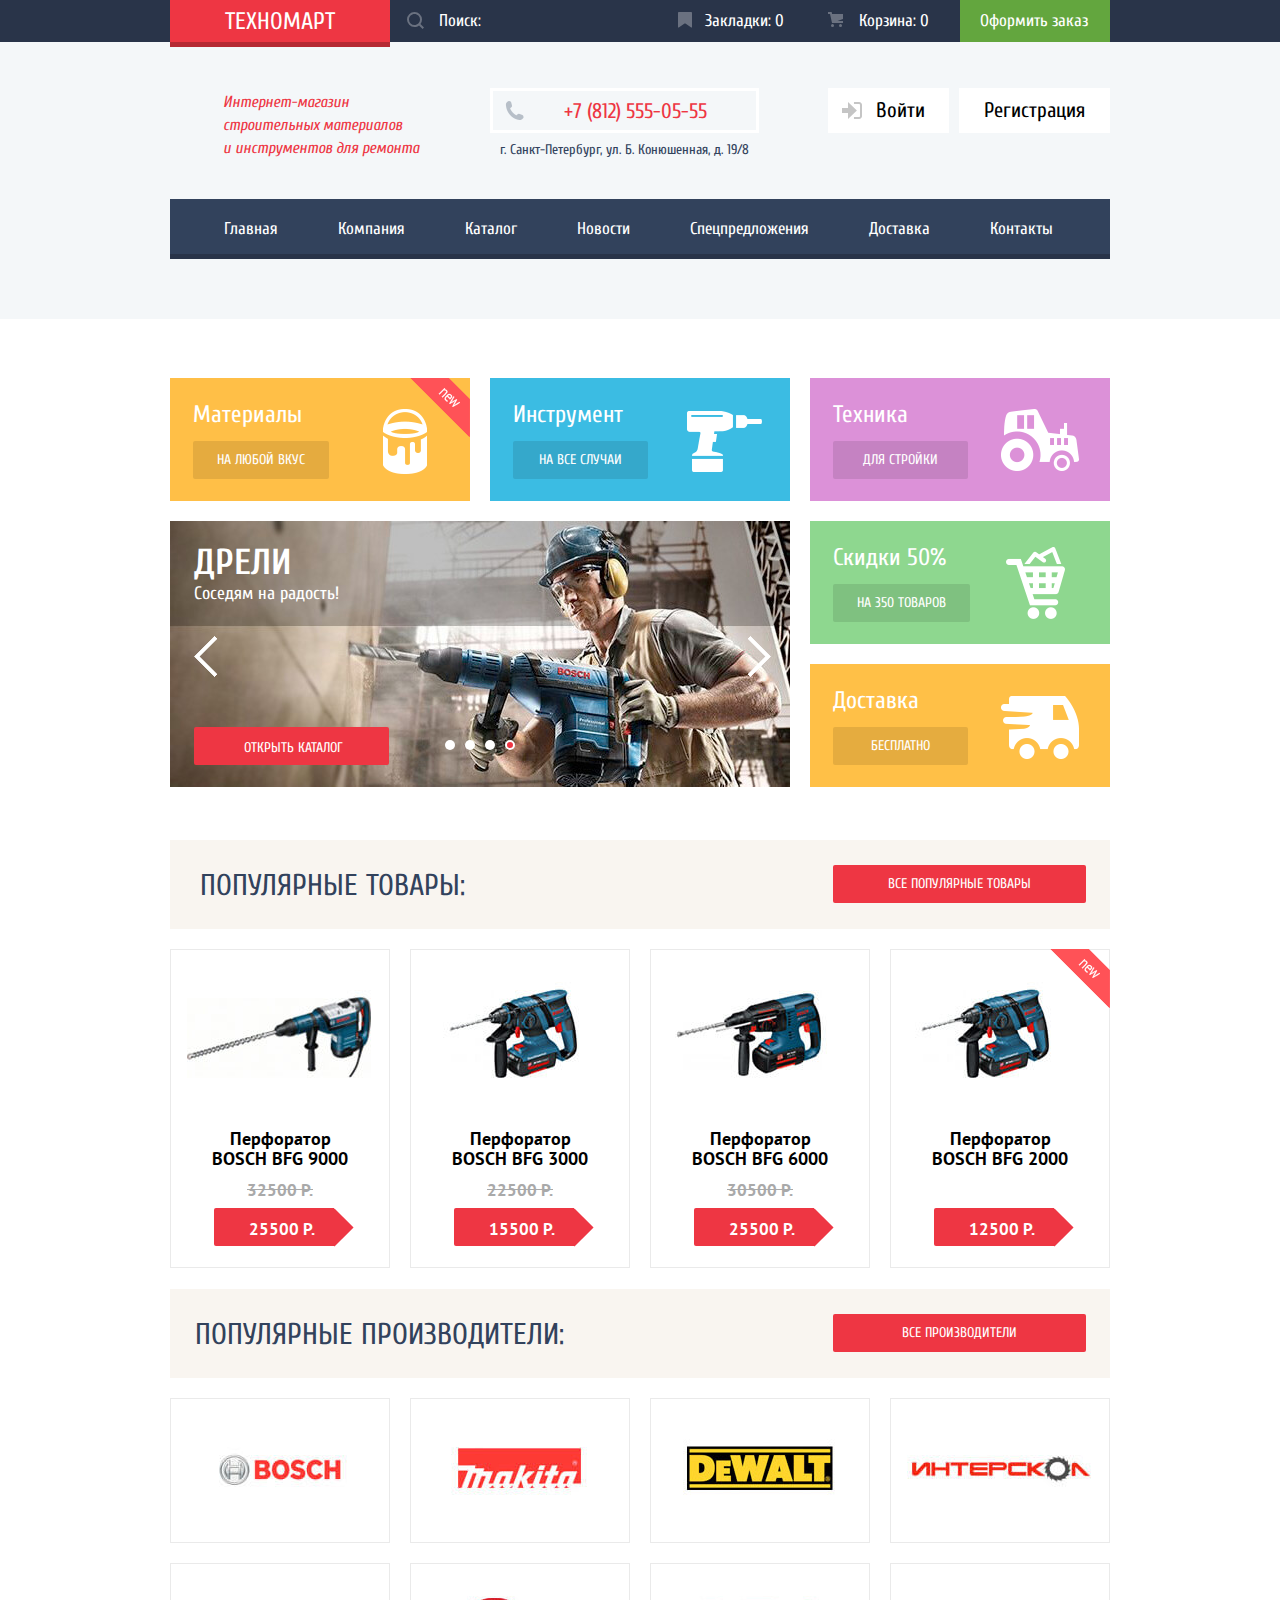
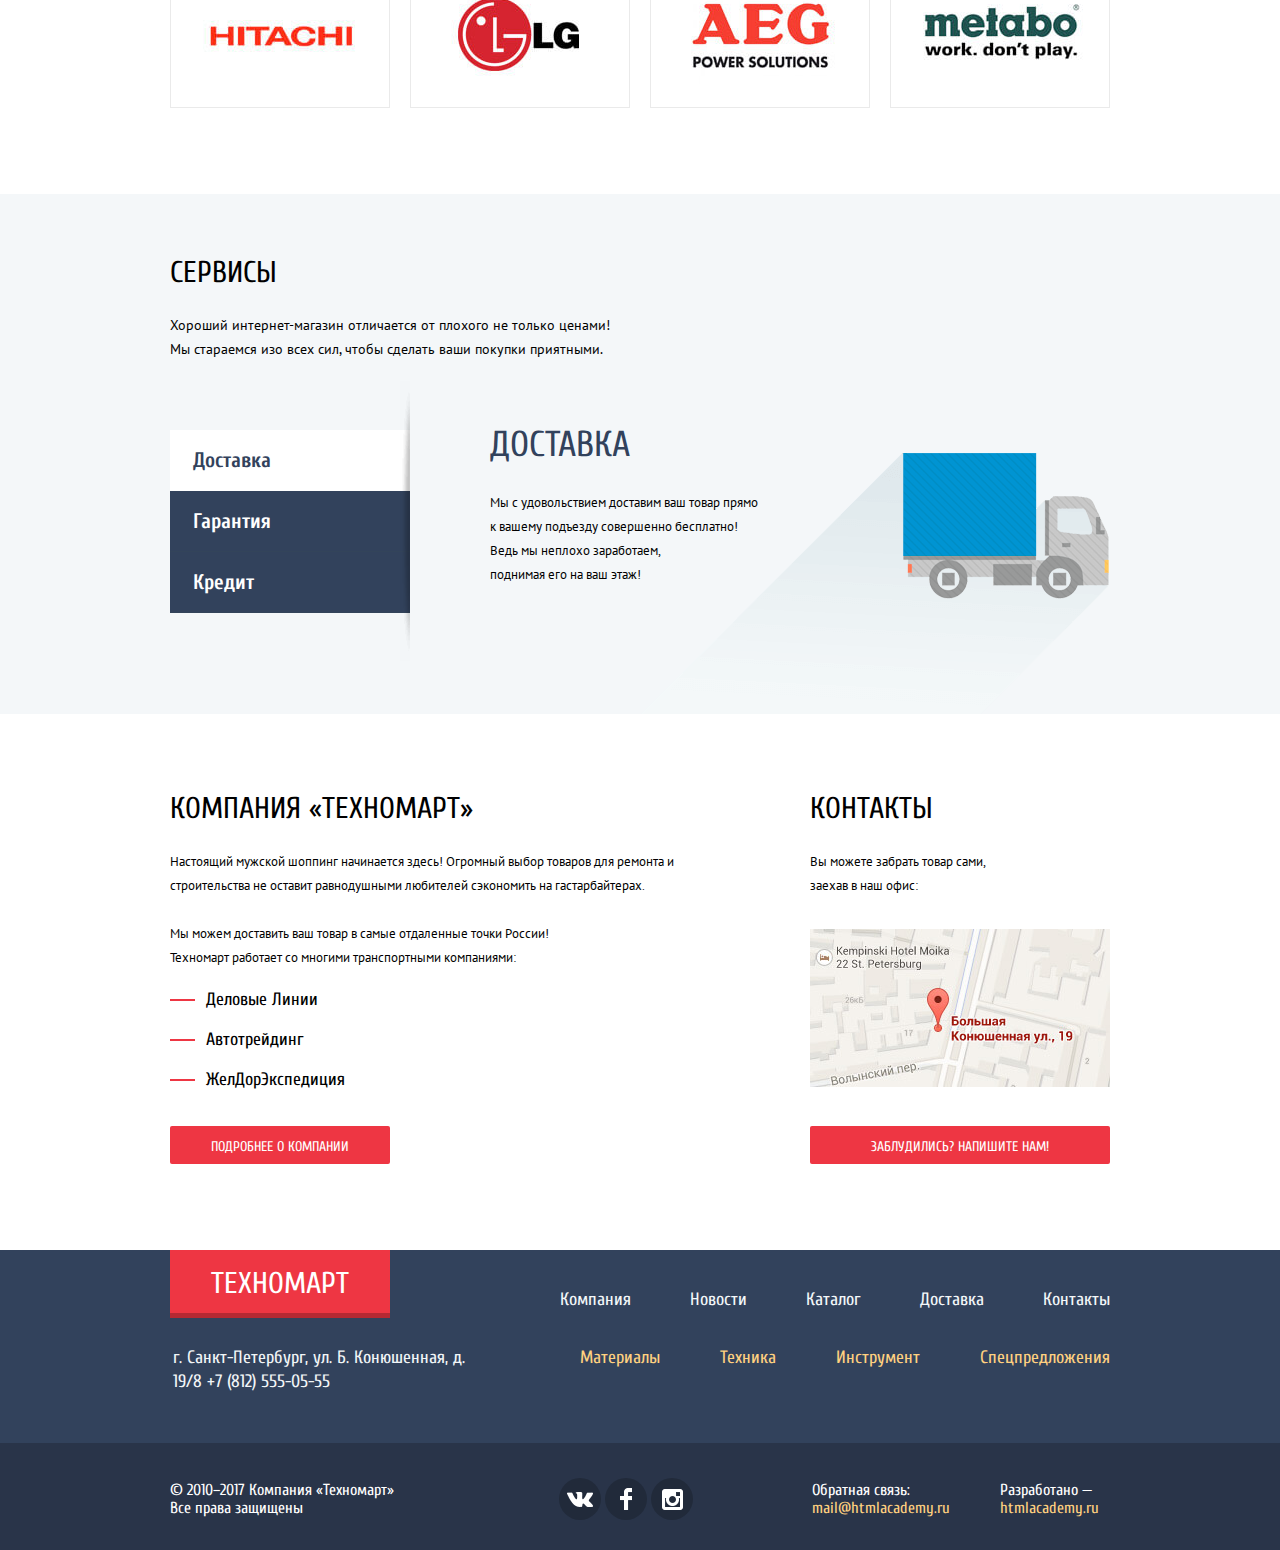
<file: index.html>
<!DOCTYPE html>
<html lang="ru">
  <head>
    <meta charset="utf-8">
    <title>Техномарт</title>
    <link href="https://fonts.googleapis.com/css?family=PT+Sans:400,700&amp;subset=cyrillic" rel="stylesheet">
    <link href="https://fonts.googleapis.com/css?family=Cuprum:400,400i,700&amp;subset=cyrillic" rel="stylesheet">
    <link href="https://fonts.googleapis.com/css?family=PT+Sans+Narrow&amp;subset=cyrillic" rel="stylesheet">
    <link rel="stylesheet" href="css/normalize.css">
    <link rel="stylesheet" href="css/style.min.css">
  </head>
  <body>
    <header class="main-header">
      <div class="header-top">
        <div class="container">
          <a class="logo">Техномарт</a>
          <form class="form-search" action="https://echo.htmlacademy.ru" method="post">
            <p class="search-site">
              <input class="search" type="search" id="search" name="search" placeholder="Поиск:">
              <label class="search-label" for="search">
                <svg class="search-icon" xmlns="http://www.w3.org/2000/svg" width="17" height="17"><path fill="#000000" d="M17 15.586l-3.542-3.542A7.465 7.465 0 0 0 15 7.5 7.5 7.5 0 1 0 7.5 15c1.71 0 3.282-.579 4.544-1.542L15.586 17 17 15.586zM2 7.5C2 4.467 4.467 2 7.5 2 10.532 2 13 4.467 13 7.5c0 3.032-2.468 5.5-5.5 5.5A5.506 5.506 0 0 1 2 7.5z"/></svg>
                <span class="visually-hidden">Поиск по сайту </span>
              </label>
            </p>
          </form>
          <ul class="product-checkout">
            <li class="marker">
              <a class="marker-link" href="#">
                <svg class="icon marcer-icon" xmlns="http://www.w3.org/2000/svg" width="14" height="16"><path fill="#000000" d="M14 15c0 .55-.368.741-.818.426l-5.363-3.765c-.45-.315-1.187-.315-1.637 0L.818 15.426C.368 15.741 0 15.55 0 15V1c0-.55.45-1 1-1h12c.55 0 1 .45 1 1v14z"/></svg>
                Закладки: <span>0</span></a>
            </li>
            <li class="basket">
              <a class="basket-link" href="#">
                <svg class="icon basket-icon" xmlns="http://www.w3.org/2000/svg" width="15" height="15"><circle fill="#000000" cx="4.5" cy="13.5" r="1.5"/><circle fill="#000000" cx="12.5" cy="13.5" r="1.5"/><path fill="#000000" d="M15 2H4.07l-.422-2H0v2h2.031l1.985 9H15V9H9.441L15 6.951z"/></svg>
                Корзина: <span>0</span></a>
            </li>
            <li class="checkout">
              <a class="checkout-link" href="#">Оформить заказ</a>
            </li>
          </ul>
        </div>
      </div>
      <div class="container">
        <div class="header-middle">
          <h1 class="header-title">Интернет-магазин строительных материалов <br>и инструментов для ремонта</h1>
          <div class="contacts">
            <p class="telefon">+7 (812) 555-05-55</p>
            <p class="address">г. Санкт-Петербург, ул. Б. Конюшенная, д. 19/8</p>
          </div>
          <ul class="user-navigation">
            <li class="user-login">
              <a class="user-link login-link" href="#">
                <svg class="login-icon" xmlns="http://www.w3.org/2000/svg" width="20" height="17"><path fill="#32425C" d="M14.875 8.5L6 0v6H0v5h6v6z"/><path fill="#32425C" d="M16.986 15.01h-5.027V17h5.027c2.178 0 3.004-1.81 3.029-3.026V3.028C19.99 1.811 19.164 0 16.986 0h-5.027v1.99h5.027c.839 0 .992.681 1.01 1.057v10.904c-.017.376-.171 1.059-1.01 1.059z"/></svg>
                Войти</a>
            </li>
            <li class="user-registration">
              <a class="user-link registration-link" href="#">Регистрация</a>
            </li>
          </ul>
        </div>
        <nav class="main-menu">
          <ul class="menu-list">
            <li class="menu-item">
              <a>Главная</a>
            </li>
            <li class="menu-item">
              <a href="#">Компания</a>
            </li>
            <li class="menu-item">
              <a href="catalog-perforators.html">Каталог</a>
            </li>
            <li class="menu-item">
              <a href="#">Новости</a>
            </li>
            <li class="menu-item">
              <a href="#">Спецпредложения</a>
            </li>
            <li class="menu-item">
              <a href="#">Доставка</a>
            </li>
            <li class="menu-item">
              <a href="#">Контакты</a>
            </li>
          </ul>
        </nav>
      </div>
    </header>
    <main>
      <div class="container">
        <section class="promo-block">
          <h2 class="visually-hidden">Рекламный блок</h2>
          <ul class="promo-list">
            <li class="promo-item promo-new">
              <span>Материалы</span>
              <a href="#">На любой вкус</a>
            </li>
            <li class="promo-item">
              <span>Инструмент</span>
              <a href="#">На все случаи</a>
            </li>
            <li class="promo-item">
              <span>Техника</span>
              <a href="#">Для стройки</a>
            </li>
            <li>
              <section class="slider">
                <ul class="slider-list">
                  <li class="slider-item">
                    <h3>Перфораторы</h3>
                    <p>Настоящие мужские игрушки</p>
                    <a class="btn btn-slider" href="catalog-perforators.html">Открыть каталог</a>
                  </li>
                  <li class="slider-item">
                    <h3>Перфораторы</h3>
                    <p>Настоящие мужские игрушки</p>
                    <a class="btn btn-slider" href="catalog-perforators.html">Открыть каталог</a>
                  </li>
                  <li class="slider-item">
                    <h3>Перфораторы</h3>
                    <p>Настоящие мужские игрушки</p>
                    <a class="btn btn-slider" href="catalog-perforators.html">Открыть каталог</a>
                  </li>
                  <li class="slider-item slider-active">
                    <h3>Дрели</h3>
                    <p>Соседям на радость!</p>
                    <a class="btn btn-slider" href="catalog-perforators.html">Открыть каталог</a>
                  </li>
                </ul>
                <div class="slider-arrows">
                  <button class="slider-back" type="button">
                    <span class="visually-hidden">Следующий слайд</span>
                  </button>
                  <button class="slider-next" type="button">
                    <span class="visually-hidden">Предыдущий слайд</span>
                  </button>
                </div>
                <ul class="slider-control">
                  <li class="control-item">
                    <button class="btn-slider-control" type="button">
                      <span class="visually-hidden">Слайд 1</span>
                    </button>
                  </li>
                  <li class="control-item">
                    <button class="btn-slider-control" type="button">
                      <span class="visually-hidden">Слайд 2</span>
                    </button>
                  </li>
                  <li class="control-item">
                    <button class="btn-slider-control" type="button">
                      <span class="visually-hidden">Слайд 3</span>
                    </button>
                  </li>
                  <li class="control-item">
                    <button class="btn-slider-control btn-slider-active" type="button">
                      <span class="visually-hidden">Слайд 4</span>
                    </button>
                  </li>
                </ul>
              </section>
            </li>
            <li class="promo-wrapper">
              <ul>
                <li class="promo-item">
                  <span>Скидки 50%</span>
                  <a href="#">На 350 товаров</a>
                </li>
                <li class="promo-item">
                  <span>Доставка</span>
                  <a href="#">Бесплатно</a>
                </li>
              </ul>
            </li>
          </ul>
        </section>
        <section class="popular-products">
          <div class="popular-wrapper">
            <h2>Популярные товары:</h2>
            <a class="btn btn-products" href="#">Все популярные товары</a>
          </div>
          <ul class="product-list">
            <li class="product-item">
              <h3 class="product-title">Перфоратор BOSCH BFG 9000</h3>
              <p class="product-img">
                <img src="img/bfg9000.jpg" width="218" height="169" alt="Перфоратор BOSCH BFG 9000">
              </p>
              <p class="discount"><span class="visually-hidden">Старая цена </span><del>32500 Р.</del></p>
              <a class="btn btn-product" href="#">25500 Р.</a>
              <ul class="choice">
                <li class="choice-item">
                  <a class="choice-buy" href="#">Купить</a>
                </li>
                <li class="choice-item">
                  <a class="choice-bookmarks" href="#">В закладки</a>
                </li>
              </ul>
            </li>
            <li class="product-item">
              <h3 class="product-title">Перфоратор BOSCH BFG 3000</h3>
              <p class="product-img">
                <img src="img/bfg3000.jpg" width="218" height="169" alt="Перфоратор BOSCH BFG 3000">
              </p>
              <p class="discount"><span class="visually-hidden">Старая цена </span><del>22500 Р.</del></p>
              <a class="btn btn-product" href="#">15500 Р.</a>
              <ul class="choice">
                <li class="choice-item">
                  <a class="choice-buy" href="#">Купить</a>
                </li>
                <li class="choice-item">
                  <a class="choice-bookmarks" href="#">В закладки</a>
                </li>
              </ul>
            </li>
            <li class="product-item">
              <h3 class="product-title">Перфоратор BOSCH BFG 6000</h3>
              <p class="product-img">
                <img src="img/bfg6000.jpg" width="218" height="169" alt="Перфоратор BOSCH BFG 6000">
              </p>
              <p class="discount"><span class="visually-hidden">Старая цена </span><del>30500 Р.</del></p>
              <a class="btn btn-product" href="#">25500 Р.</a>
              <ul class="choice">
                <li class="choice-item">
                  <a class="choice-buy" href="#">Купить</a>
                </li>
                <li class="choice-item">
                  <a class="choice-bookmarks" href="#">В закладки</a>
                </li>
              </ul>
            </li>
            <li class="product-item product-item-new">
              <h3 class="product-title">Перфоратор BOSCH BFG 2000</h3>
              <p class="product-img">
                <img src="img/bfg2000.jpg" width="218" height="169" alt="Перфоратор BOSCH BFG 2000">
              </p>
              <p class="discount"><span class="visually-hidden">Старая цена </span><del></del></p>
              <a class="btn btn-product" href="#">12500 Р.</a>
              <ul class="choice">
                <li class="choice-item">
                  <a class="choice-buy" href="#">Купить</a>
                </li>
                <li class="choice-item">
                  <a class="choice-bookmarks" href="#">В закладки</a>
                </li>
              </ul>
            </li>
          </ul>
        </section>
        <section class="popular-manufacturers">
          <div class="manufacturers-wrapper">
            <h2 class="manufacturers-title">Популярные производители:</h2>
            <a class="btn btn-manufacturers" href="#">Все производители</a>
          </div>
          <ul class="manufacturer-list">
            <li class="manufacturer-item">
              <a class="manufacturer-link" href="#">
                <img src="img/bosch.jpg" width="218" height="143" alt="BOSCH">
              </a>
            </li>
            <li class="manufacturer-item">
              <a class="manufacturer-link" href="#">
                <img src="img/Makita.jpg" width="218" height="143" alt="Makita">
              </a>
            </li>
            <li class="manufacturer-item">
              <a class="manufacturer-link" href="#">
                <img src="img/DeWALT.jpg" width="218" height="143" alt="DeWalt">
              </a>
            </li>
            <li class="manufacturer-item">
              <a class="manufacturer-link" href="#">
                <img src="img/intersko.jpg" width="218" height="143" alt="Интерскол">
              </a>
            </li>
            <li class="manufacturer-item">
              <a class="manufacturer-link" href="#">
                <img src="img/Hitachi.jpg" width="218" height="143" alt="HITACHI">
              </a>
            </li>
            <li class="manufacturer-item">
              <a class="manufacturer-link" href="#">
                <img src="img/LG.jpg" width="218" height="143" alt="LG">
              </a>
            </li>
            <li class="manufacturer-item">
              <a class="manufacturer-link" href="#">
                <img src="img/AEG.jpg" width="218" height="143" alt="AEG">
              </a>
            </li>
            <li class="manufacturer-item">
              <a class="manufacturer-link" href="#">
                <img src="img/Metabo.jpg" width="218" height="143" alt="Metabo">
              </a>
            </li>
          </ul>
        </section>
      </div>
      <section class="service">
        <div class="container">
          <h2>Сервисы</h2>
          <p class="service-promo">Хороший интернет-магазин отличается от плохого не только ценами!</p>
          <p class="service-promo">Мы стараемся изо всех сил, чтобы сделать ваши покупки приятными.</p>
          <div class="service-wrapper">
            <ul class="service-sliders">
              <li class="service-slider-item delivery service-active">
                <h3 class="service-slider-title">Доставка</h3>
                <p>Мы с удовольствием доставим ваш товар прямо к вашему подъезду совершенно бесплатно!</p>
                <p>Ведь мы неплохо заработаем,<br> поднимая его на ваш этаж!</p>
              </li>
              <li class="service-slider-item guarantee">
                <h3 class="service-slider-title">Гарантия</h3>
                <p>Если купленный у нас товар поломается или заискрит,<br> а также в случае пожара, спровоцированного его
								возгаранием, вы всегда можете быть уверены в нашей гарантии. Мы обменяем сгоревший товар на новый.</p>
                <p>Дом уж восстановите как-нибудь сами.</p>
              </li>
              <li class="service-slider-item credit">
                <h3 class="service-slider-title">Кредит</h3>
                <p>Залезть в долговую яму стало проще!</p>
                <p>Кредитные консультанты придут вам на помощь.</p>
                <a class="btn service-slider-btn" href="#">Отправить заявку</a>
              </li>
            </ul>
            <ul class="service-switch">
              <li class="switch-item">
                <button class="btn-switch btn-service-active" type="button"><span class="visually-hidden">Слайд 1 </span>Доставка</button>
              </li>
              <li class="switch-item">
                <button class="btn-switch" type="button"><span class="visually-hidden">Слайд 2 </span>Гарантия</button>
              </li>
              <li class="switch-item">
                <button class="btn-switch" type="button"><span class="visually-hidden">Слайд 3 </span>Кредит</button>
              </li>
            </ul>
          </div>
        </div>
      </section>
      <div class="info-wrapper container">
        <section class="info">
          <h2>Компания «Техномарт»</h2>
          <p>Настоящий мужской шоппинг начинается здесь! Огромный выбор товаров для ремонта и строительства не оставит равнодушными любителей сэкономить на гастарбайтерах.</p>
          <p>Мы можем доставить ваш товар в самые отдаленные точки России! Техномарт работает со многими транспортными компаниями:</p>
          <ul class="carrier">
            <li>Деловые Линии</li>
            <li>Автотрейдинг</li>
            <li>ЖелДорЭкспедиция</li>
          </ul>
          <a class="btn btn-info" href="#">Подробнее о компании</a>
        </section>
        <section class="info-contacts">
          <h2>Контакты</h2>
          <p>Вы можете забрать товар сами, заехав в наш офис:</p>
          <a class="small-map" href="map-index.html"><img src="img/map-min.jpg" width="300" height="158" alt="Адрес магазина: г. Санкт-Петербург, ул. Б. Конюшенная, д. 19/8"></a>
          <a class="btn btn-contacts" href="#">Заблудились? Напишите нам!</a>
        </section>
      </div>
    </main>
    <footer class="main-footer">
      <div class="container">
        <div class="footer-navigation">
          <a class="footer-logo">Техномарт</a>
          <ul class="footer-menu">
            <li class="footer-menu-item">
              <a href="#">Компания</a>
            </li>
            <li class="footer-menu-item">
              <a href="#">Новости</a>
            </li>
            <li class="footer-menu-item">
              <a href="#">Каталог</a>
            </li>
            <li class="footer-menu-item">
              <a href="#">Доставка</a>
            </li>
            <li class="footer-menu-item">
              <a href="#">Контакты</a>
            </li>
          </ul>
        </div>
        <div class="footer-address-navigation">
          <p class="footer-address">г. Санкт-Петербург, ул. Б. Конюшенная, д. 19/8 +7 (812) 555-05-55</p>
          <ul class="footer-products-navigation">
            <li class="product-navigation-item">
              <a href="#">Материалы</a>
            </li>
            <li class="product-navigation-item">
              <a href="#">Техника</a>
            </li>
            <li class="product-navigation-item">
              <a href="#">Инструмент</a>
            </li>
            <li class="product-navigation-item">
              <a href="#">Спецпредложения</a>
            </li>
          </ul>
        </div>
      </div>
      <div class="footer-bottom">
        <div class="container">
          <p class="text-copyright">© 2010–2017 Компания «Техномарт» Все права защищены</p>
          <ul class="footer-social">
            <li class="footer-social-item"><a class="social social-vk" href="#"><span class="visually-hidden">Магазин Техномарт в Вконтакте</span></a></li>
            <li class="footer-social-item"><a class="social social-fb" href="#"><span class="visually-hidden">Магазин Техномарт в Фейсбук</span></a></li>
            <li class="footer-social-item"><a class="social social-inst" href="#"><span class="visually-hidden">Магазин Техномарт в Инстаграм</span></a></li>
          </ul>
          <div class="footer-feedback">
            Обратная связь:
            <a href="mailto:mail@htmlacademy.ru">mail@htmlacademy.ru</a>
          </div>
          <div class="footer-copyright">
            Разработано —
            <a href="https://htmlacademy.ru/">htmlacademy.ru</a>
          </div>
        </div>
      </div>
    </footer>
    <section class="feedback">
      <h3 class="visually-hidden">Форма обратной связи</h3>
      <button class="feedback-close close-popup" type="button">
        <span class="visually-hidden">Закрыть форму обратной связи</span>
      </button>
      <form class="feedback-form" action="https://echo.htmlacademy.ru" method="post">
        <div class="feedback-wrapper">
          <p class="feedback-name">
            <label for="name">Ваше имя:</label>
            <input id="name" type="text" name="name" placeholder="Имя Фамилия">
          </p>
          <p class="feedback-email">
            <label for="email">Ваш e-mail:</label>
            <input id="email" type="email" name="email" placeholder="email@example.com">
          </p>
          <p class="feedback-message">
            <label for="message">Текст письма:</label>
            <textarea id="message"  name="message" rows="6" cols="80" placeholder="В свободной форме"></textarea>
          </p>
        </div>
        <p class="btn-wrapper">
          <button class="btn btn-submit" type="submit">Отправить</button>
        </p>
      </form>
    </section>
    <div class="big-map">
      <img src="img/big-map.jpg" width="940" height="446" alt="Адрес магазина: г. Санкт-Петербург, ул. Б. Конюшенная, д. 19/8">
      <iframe src="https://www.google.com/maps/embed?pb=!1m18!1m12!1m3!1d1998.6037872533238!2d30.320858716329727!3d59.938716481876206!2m3!1f0!2f0!3f0!3m2!1i1024!2i768!4f13.1!3m3!1m2!1s0x4696310fca145cc1%3A0x42b32648d8238007!2z0JHQvtC70YzRiNCw0Y8g0JrQvtC90Y7RiNC10L3QvdCw0Y8g0YPQuy4sIDE5LzgsINCh0LDQvdC60YIt0J_QtdGC0LXRgNCx0YPRgNCzLCDQoNC-0YHRgdC40Y8sIDE5MTE4Ng!5e0!3m2!1sru!2sby!4v1546474400644" width="940" height="446" style="border:0" allowfullscreen></iframe>
      <button class="btn-big-map close-popup" type="button"><span class="visually-hidden">Закрыть карту</span></button>
    </div>
    <div class="popup-order">
      <p>Товар добавлен в корзину!</p>
      <div class="btn-wrapper">
        <a class="btn btn-checkout" href="#">Оформить заказ</a>
        <button class="btn continue-shopping" type="button">Продолжить покупки</button>
      </div>
      <button class="btn-close-order close-popup" type="button"><span class="visually-hidden">Закрыть</span></button>
    </div>
    <div class="overlay"></div>
    <script src="./js/script.min.js"></script>
  </body>
</html>
</file>
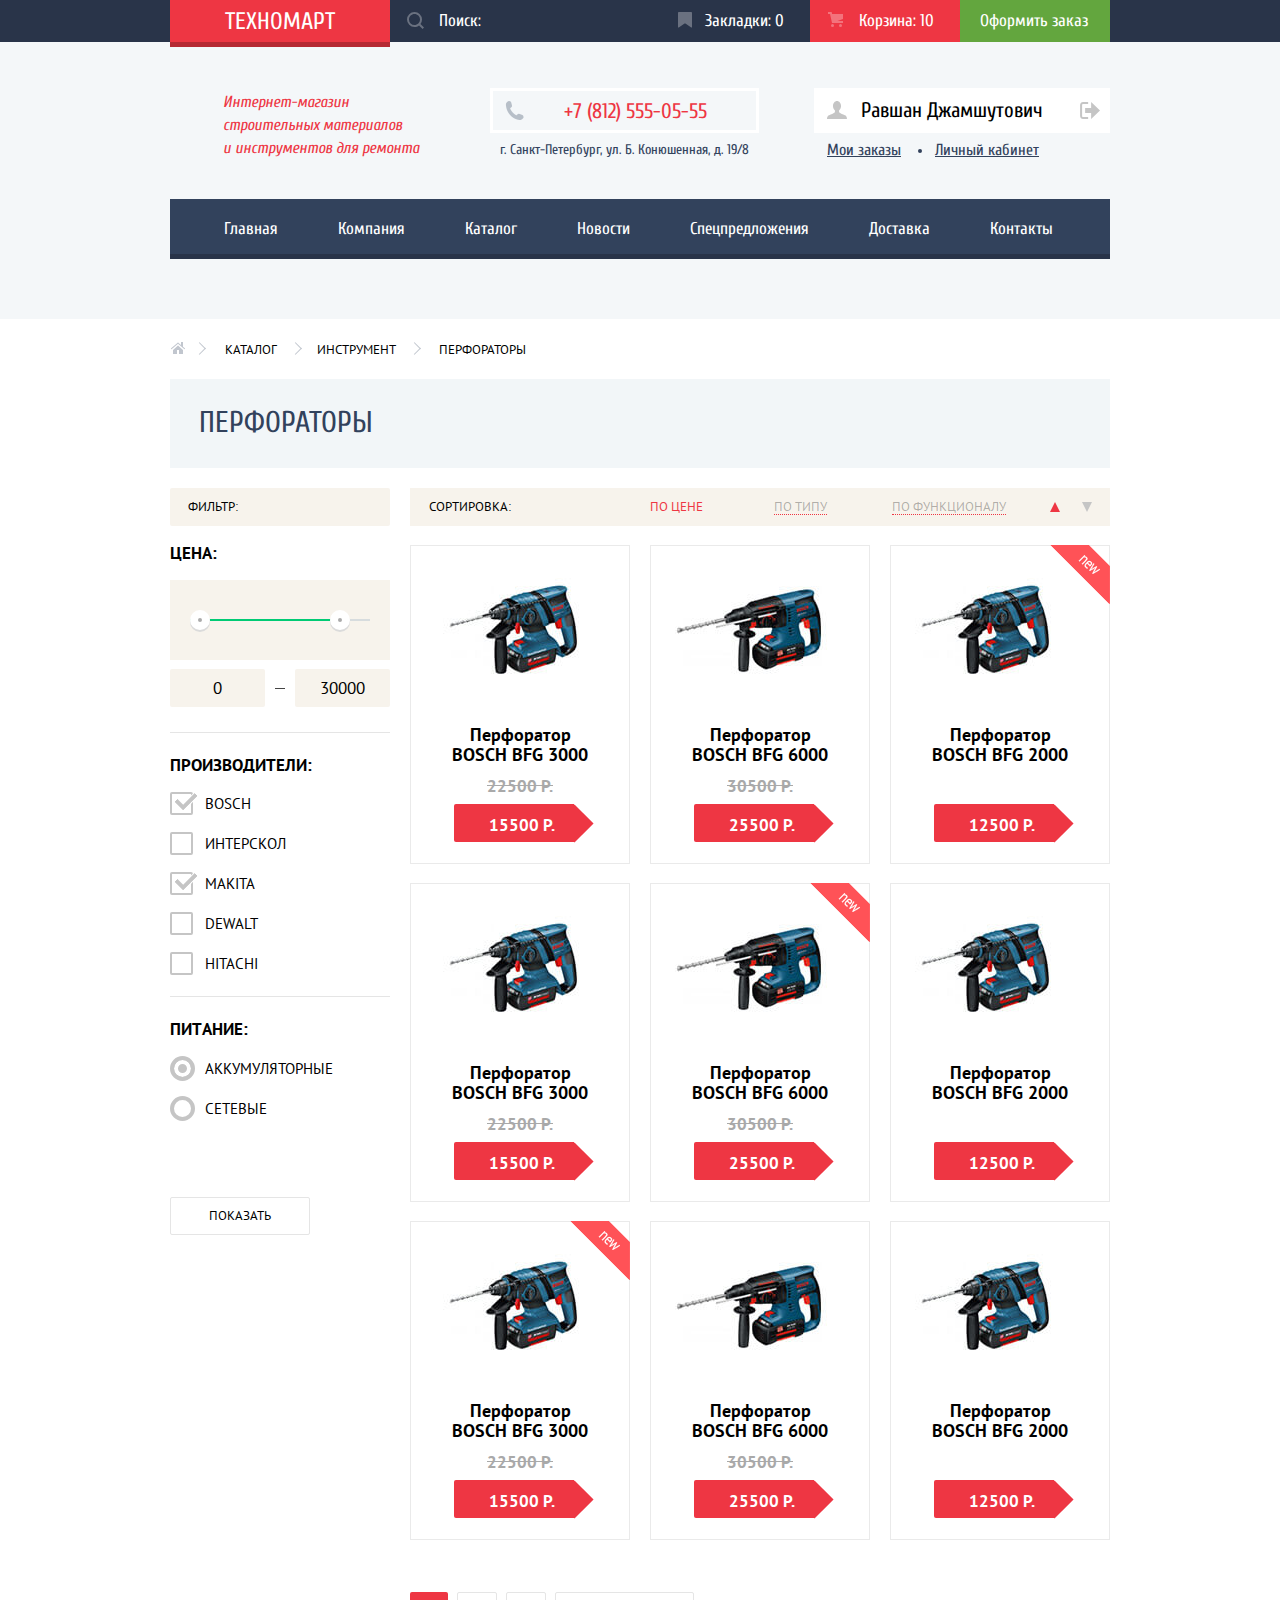
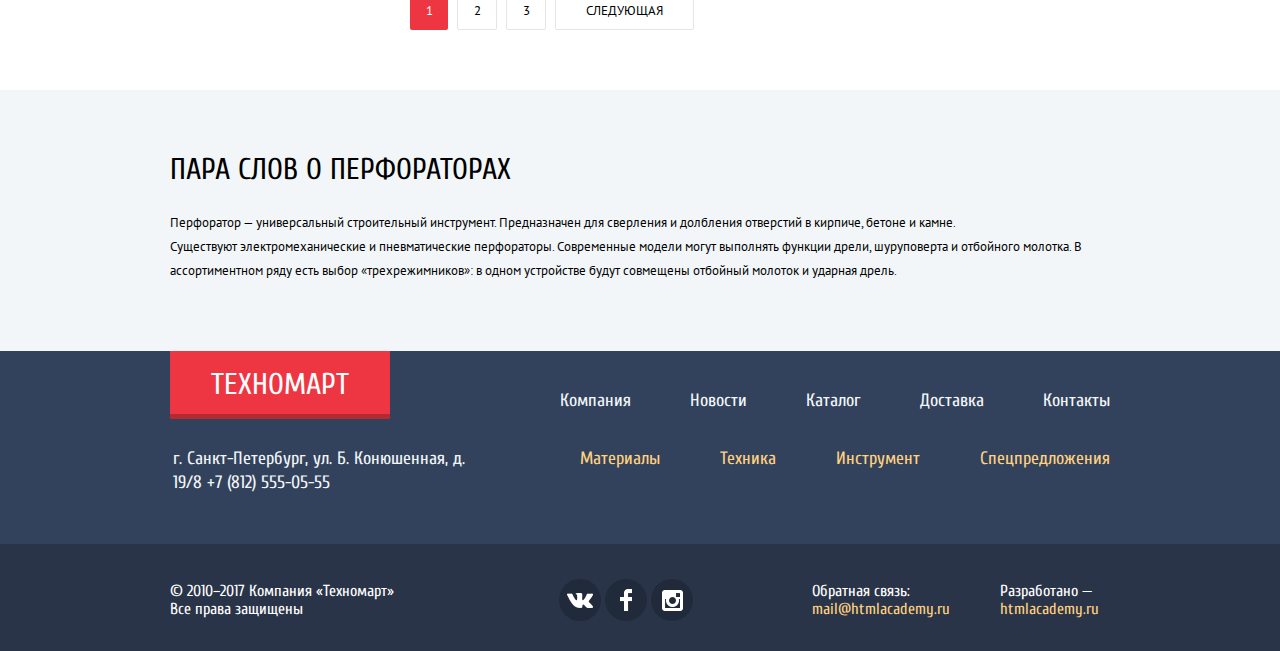
<file: catalog-perforators.html>
<!DOCTYPE html>
<html lang="ru">
  <head>
    <meta charset="utf-8">
    <title>Техномарт</title>
    <link href="https://fonts.googleapis.com/css?family=PT+Sans:400,700&amp;subset=cyrillic" rel="stylesheet">
    <link href="https://fonts.googleapis.com/css?family=Cuprum:400,400i,700&amp;subset=cyrillic" rel="stylesheet">
    <link href="https://fonts.googleapis.com/css?family=PT+Sans+Narrow&amp;subset=cyrillic" rel="stylesheet">
    <link rel="stylesheet" href="css/normalize.css">
    <link rel="stylesheet" href="css/style.min.css">
  </head>
  <body class="inner">
    <header class="main-header">
      <div class="header-top">
        <div class="container">
          <a class="logo" href="index.html">Техномарт</a>
          <form class="form-search" action="https://echo.htmlacademy.ru" method="post">
            <p class="search-site">
              <input class="search" type="search" id="search" name="search" placeholder="Поиск:">
              <label class="search-label" for="search">
                <svg class="search-icon" xmlns="http://www.w3.org/2000/svg" width="17" height="17"><path fill="#000000" d="M17 15.586l-3.542-3.542A7.465 7.465 0 0 0 15 7.5 7.5 7.5 0 1 0 7.5 15c1.71 0 3.282-.579 4.544-1.542L15.586 17 17 15.586zM2 7.5C2 4.467 4.467 2 7.5 2 10.532 2 13 4.467 13 7.5c0 3.032-2.468 5.5-5.5 5.5A5.506 5.506 0 0 1 2 7.5z"/></svg>
                <span class="visually-hidden">Поиск по сайту </span>
              </label>
            </p>
          </form>
          <ul class="product-checkout">
            <li class="marker">
              <a class="marker-link" href="#">
                <svg class="icon marcer-icon" xmlns="http://www.w3.org/2000/svg" width="14" height="16"><path fill="#000000" d="M14 15c0 .55-.368.741-.818.426l-5.363-3.765c-.45-.315-1.187-.315-1.637 0L.818 15.426C.368 15.741 0 15.55 0 15V1c0-.55.45-1 1-1h12c.55 0 1 .45 1 1v14z"/></svg>
                Закладки: <span>0</span></a>
            </li>
            <li class="basket">
              <a class="basket-link basket-full" href="#">
                <svg class="icon basket-icon" xmlns="http://www.w3.org/2000/svg" width="15" height="15"><circle fill="#000000" cx="4.5" cy="13.5" r="1.5"/><circle fill="#000000" cx="12.5" cy="13.5" r="1.5"/><path fill="#000000" d="M15 2H4.07l-.422-2H0v2h2.031l1.985 9H15V9H9.441L15 6.951z"/></svg>
                Корзина: <span>10</span></a>
            </li>
            <li class="checkout">
              <a class="checkout-link" href="#">Оформить заказ</a>
            </li>
          </ul>
        </div>
      </div>
      <div class="container">
        <div class="header-middle">
          <p class="header-title">Интернет-магазин строительных материалов <br>и инструментов для ремонта</p>
          <div class="contacts">
            <p class="telefon">+7 (812) 555-05-55</p>
            <p class="address">г. Санкт-Петербург, ул. Б. Конюшенная, д. 19/8</p>
          </div>
          <ul class="user-navigation">
            <li class="user-name">
              <a class="name-link" href="#">
                <svg class="name-icon" xmlns="http://www.w3.org/2000/svg" width="20" height="18"><path fill="#c5c5c5" d="M17.881 14.166c-2.144-.735-4.256-1.666-5.207-2.39-.657-.501-.77-1.618-.517-2.415 1.118-.903 1.864-2.477 1.864-4.278C14.021 2.276 12.221 0 10 0S5.979 2.276 5.979 5.083c0 1.801.746 3.374 1.863 4.277.253.798.141 1.915-.517 2.416-.95.724-3.063 1.654-5.207 2.39S0 18 0 18h20s.025-3.099-2.119-3.834z"/></svg>
                <span class="name-text">Равшан Джамшутович</span></a>
            </li>
            <li class="user-exit">
              <a class="exit-link" href="#">
                <svg class="exit-icon" xmlns="http://www.w3.org/2000/svg" width="21" height="17"><g fill="#c5c5c5"><path d="M21 8.5L12.125 0v6h-6v5h6v6z"/><path d="M3.106 13.952V3.048c.018-.376.171-1.057 1.01-1.057h5.027V0H4.116C1.938 0 1.112 1.81 1.087 3.027v10.946C1.112 15.189 1.938 17 4.116 17h5.027v-1.99H4.116c-.839 0-.992-.683-1.01-1.058z"/></g></svg>
                <span class="visually-hidden">Выход на страницу деавторизации</span></a>
            </li>
            <li class="user-order">
              <a class="order-link" href="#">Мои заказы</a>
            </li>
            <li class="user-cabinet">
              <a class="cabinet-link" href="#">Личный кабинет</a>
            </li>
          </ul>
        </div>
        <nav class="main-menu">
          <ul class="menu-list">
            <li class="menu-item">
              <a href="index.html">Главная</a>
            </li>
            <li class="menu-item">
              <a href="#">Компания</a>
            </li>
            <li class="menu-item">
              <a href="#">Каталог</a>
            </li>
            <li class="menu-item">
              <a href="#">Новости</a>
            </li>
            <li class="menu-item">
              <a href="#">Спецпредложения</a>
            </li>
            <li class="menu-item">
              <a href="#">Доставка</a>
            </li>
            <li class="menu-item">
              <a href="#">Контакты</a>
            </li>
          </ul>
        </nav>
      </div>
    </header>
    <main>
      <div class="container">
        <ul class="breadcrumbs-list">
          <li class="breadcrumbs-item"><a href="index.html">
            <svg class="icon-home" xmlns="http://www.w3.org/2000/svg" width="15" height="12"><g fill="#C1C6CE"><path d="M3 8v4h4V8h2v4h4V8L8 3.516z"/><path d="M14.831 6.365L13 4.751V0h-2v2.987L8.332.635c-.02-.017-.043-.023-.064-.037a.465.465 0 0 0-.08-.047.551.551 0 0 0-.095-.024C8.062.521 8.032.515 8 .515c-.031 0-.061.006-.092.012a.46.46 0 0 0-.095.025c-.028.011-.053.029-.08.046-.021.014-.045.02-.064.037l-6.498 5.73a.501.501 0 0 0 .33.875.497.497 0 0 0 .331-.125L8 1.677l6.169 5.438a.501.501 0 0 0 .662-.75z"/></g></svg>
            <span class="visually-hidden">Главная</span></a></li>
          <li class="breadcrumbs-item"><a href="#">Каталог</a></li>
          <li class="breadcrumbs-item"><a href="#">Инструмент</a></li>
          <li class="breadcrumbs-item breadcrumbs-active">Перфораторы</li>
        </ul>
        <h1 class="page-title">Перфораторы</h1>
        <div class="perforators-column">
          <section class="filter">
            <h2>Фильтр:</h2>
            <form class="filter" action="https://echo.htmlacademy.ru" method="post">
              <div class="filter-item">
                <h3 class="filter-title">Цена:</h3>
                <p class="min-max">
                  <button class="min" type="button"><span class="visually-hidden">левый ползунок</span></button>
                  <span class="line-green"></span>
                  <button class="max" type="button"><span class="visually-hidden">правый ползунок</span></button>
                </p>
                <p class="input-field">
                  <label>
                    <span class="visually-hidden">от </span>
                    <input class="input-min" type="text" name="min" value="0" pattern="[0-9]{0,100}">
                  </label>
                  <span></span>
                  <label>
                    <span class="visually-hidden">до </span>
                    <input class="input-max" type="text" name="max" value="30000" pattern="[0-9]{0,100}">
                  </label>
                </p>
              </div>
              <div class="filter-item">
                <h3 class="filter-title">Производители:</h3>
                <ul class="filter-manufacturers">
                  <li class="filter-manufacturers-item">
                    <input class="manufacturer-input visually-hidden" id="manufacturer-bosch" type="checkbox" name="bosch" checked>
                    <label for="manufacturer-bosch">Bosch</label>
                  </li>
                  <li class="filter-manufacturers-item">
                    <input class="manufacturer-input visually-hidden" id="manufacturer-interskol" type="checkbox" name="interskol">
                    <label for="manufacturer-interskol">Интерскол</label>
                  </li>
                  <li class="filter-manufacturers-item">
                    <input class="manufacturer-input visually-hidden" id="manufacturer-makita" type="checkbox" name="makita" checked>
                    <label for="manufacturer-makita">Makita</label>
                  </li>
                  <li class="filter-manufacturers-item">
                    <input class="manufacturer-input visually-hidden" id="manufacturer-dewalt" type="checkbox" name="dewalt">
                    <label for="manufacturer-dewalt">Dewalt</label>
                  </li>
                  <li class="filter-manufacturers-item">
                    <input class="manufacturer-input visually-hidden" id="manufacturer-hitachi" type="checkbox" name="hitachi">
                    <label for="manufacturer-hitachi">Hitachi</label>
                  </li>
                </ul>
              </div>
              <div class="filter-item">
                <h3 class="filter-title">Питание:</h3>
                <ul class="power-choice">
                  <li class="power-item">
                    <input class="power-input visually-hidden" id="accumulator" type="radio" name="power" value="accumulator" checked>
                    <label for="accumulator">Аккумуляторные</label>
                  </li>
                  <li class="power-item">
                    <input class="power-input visually-hidden" id="acpower" type="radio" name="power" value="acpower">
                    <label for="acpower">Сетевые</label>
                  </li>
                </ul>
              </div>
              <button class="btn-filter" type="submit">Показать</button>
            </form>
          </section>
          <div class="left-column">
            <section class="sorting-product">
              <h3>Сортировка:</h3>
              <ul class="sorting">
                <li class="sorting-item sorting-active">
                  <a href="#">По цене</a>
                </li>
                <li class="sorting-item">
                  <a href="#">По типу</a>
                </li>
                <li class="sorting-item">
                  <a href="#">По функционалу</a>
                </li>
              </ul>
              <ul class="sorting-seriatim">
                <li class="sorting-descending sorting-seriatim-active">
                 <a href="#"><span class="visually-hidden">По возрастанию</span></a>
                </li>
                <li class="sorting-ascending">
                  <a href="#"><span class="visually-hidden">По убыванию</span></a>
                </li>
              </ul>
            </section>
            <section class="catalog-perforators">
              <h2 class="visually-hidden">Каталог перфораторов</h2>
              <ul class="product-list">
                <li class="product-item">
                  <h3 class="product-title">Перфоратор BOSCH BFG 3000</h3>
                  <p class="product-img">
                    <img src="img/bfg3000.jpg" width="218" height="169" alt="Перфоратор BOSCH BFG 3000">
                  </p>
                  <p class="discount"><span class="visually-hidden">Старая цена </span><del>22500 Р.</del></p>
                  <a class="btn btn-product" href="#">15500 Р.</a>
                  <ul class="choice">
                    <li class="choice-item">
                      <a class="choice-buy" href="#">Купить</a>
                    </li>
                    <li class="choice-item">
                      <a class="choice-bookmarks" href="#">В закладки</a>
                    </li>
                  </ul>
                </li>
                <li class="product-item">
                  <h3 class="product-title">Перфоратор BOSCH BFG 6000</h3>
                  <p class="product-img">
                    <img src="img/bfg6000.jpg" width="218" height="169" alt="Перфоратор BOSCH BFG 6000">
                  </p>
                  <p class="discount"><span class="visually-hidden">Старая цена </span><del>30500 Р.</del></p>
                  <a class="btn btn-product" href="#">25500 Р.</a>
                  <ul class="choice">
                    <li class="choice-item">
                      <a class="choice-buy" href="#">Купить</a>
                    </li>
                    <li class="choice-item">
                      <a class="choice-bookmarks" href="#">В закладки</a>
                    </li>
                  </ul>
                </li>
                <li class="product-item product-item-new">
                  <h3 class="product-title">Перфоратор BOSCH BFG 2000</h3>
                  <p class="product-img">
                    <img src="img/bfg2000.jpg" width="218" height="169" alt="Перфоратор BOSCH BFG 2000">
                  </p>
                  <p class="discount"><span class="visually-hidden">Старая цена </span><del></del></p>
                  <a class="btn btn-product" href="#">12500 Р.</a>
                  <ul class="choice">
                    <li class="choice-item">
                      <a class="choice-buy" href="#">Купить</a>
                    </li>
                    <li class="choice-item">
                      <a class="choice-bookmarks" href="#">В закладки</a>
                    </li>
                  </ul>
                </li>
                <li class="product-item">
                  <h3 class="product-title">Перфоратор BOSCH BFG 3000</h3>
                  <p class="product-img">
                    <img src="img/bfg3000.jpg" width="218" height="169" alt="Перфоратор BOSCH BFG 3000">
                  </p>
                  <p class="discount"><span class="visually-hidden">Старая цена </span><del>22500 Р.</del></p>
                  <a class="btn btn-product" href="#">15500 Р.</a>
                  <ul class="choice">
                    <li class="choice-item">
                      <a class="choice-buy" href="#">Купить</a>
                    </li>
                    <li class="choice-item">
                      <a class="choice-bookmarks" href="#">В закладки</a>
                    </li>
                  </ul>
                </li>
                <li class="product-item product-item-new">
                  <h3 class="product-title">Перфоратор BOSCH BFG 6000</h3>
                  <p class="product-img">
                    <img src="img/bfg6000.jpg" width="218" height="169" alt="Перфоратор BOSCH BFG 6000">
                  </p>
                  <p class="discount"><span class="visually-hidden">Старая цена </span><del>30500 Р.</del></p>
                  <a class="btn btn-product" href="#">25500 Р.</a>
                  <ul class="choice">
                    <li class="choice-item">
                      <a class="choice-buy" href="#">Купить</a>
                    </li>
                    <li class="choice-item">
                      <a class="choice-bookmarks" href="#">В закладки</a>
                    </li>
                  </ul>
                </li>
                <li class="product-item">
                  <h3 class="product-title">Перфоратор BOSCH BFG 2000</h3>
                  <p class="product-img">
                    <img src="img/bfg2000.jpg" width="218" height="169" alt="Перфоратор BOSCH BFG 2000">
                  </p>
                  <p class="discount"><span class="visually-hidden">Старая цена </span><del></del></p>
                  <a class="btn btn-product" href="#">12500 Р.</a>
                  <ul class="choice">
                    <li class="choice-item">
                      <a class="choice-buy" href="#">Купить</a>
                    </li>
                    <li class="choice-item">
                      <a class="choice-bookmarks" href="#">В закладки</a>
                    </li>
                  </ul>
                </li>
                <li class="product-item product-item-new">
                  <h3 class="product-title">Перфоратор BOSCH BFG 3000</h3>
                  <p class="product-img">
                    <img src="img/bfg3000.jpg" width="218" height="169" alt="Перфоратор BOSCH BFG 3000">
                  </p>
                  <p class="discount"><span class="visually-hidden">Старая цена </span><del>22500 Р.</del></p>
                  <a class="btn btn-product" href="#">15500 Р.</a>
                  <ul class="choice">
                    <li class="choice-item">
                      <a class="choice-buy" href="#">Купить</a>
                    </li>
                    <li class="choice-item">
                      <a class="choice-bookmarks" href="#">В закладки</a>
                    </li>
                  </ul>
                </li>
                <li class="product-item">
                  <h3 class="product-title">Перфоратор BOSCH BFG 6000</h3>
                  <p class="product-img">
                    <img src="img/bfg6000.jpg" width="218" height="169" alt="Перфоратор BOSCH BFG 6000">
                  </p>
                  <p class="discount"><span class="visually-hidden">Старая цена </span><del>30500 Р.</del></p>
                  <a class="btn btn-product" href="#">25500 Р.</a>
                  <ul class="choice">
                    <li class="choice-item">
                      <a class="choice-buy" href="#">Купить</a>
                    </li>
                    <li class="choice-item">
                      <a class="choice-bookmarks" href="#">В закладки</a>
                    </li>
                  </ul>
                </li>
                <li class="product-item">
                  <h3 class="product-title">Перфоратор BOSCH BFG 2000</h3>
                  <p class="product-img">
                    <img src="img/bfg2000.jpg" width="218" height="169" alt="Перфоратор BOSCH BFG 2000">
                  </p>
                  <p class="discount"><span class="visually-hidden">Старая цена </span><del></del></p>
                  <a class="btn btn-product" href="#">12500 Р.</a>
                  <ul class="choice">
                    <li class="choice-item">
                      <a class="choice-buy" href="#">Купить</a>
                    </li>
                    <li class="choice-item">
                      <a class="choice-bookmarks" href="#">В закладки</a>
                    </li>
                  </ul>
                </li>
              </ul>
            </section>
            <div class="pagination">
              <ul class="pagination-list">
                <li class="pagination-item page pagination-active"><a><span class="visually-hidden">Перейти на страницу </span>1</a></li>
                <li class="pagination-item page"><a href="#"><span class="visually-hidden">Перейти на страницу </span>2</a></li>
                <li class="pagination-item page"><a href="#"><span class="visually-hidden">Перейти на страницу </span>3</a></li>
                <li class="pagination-item next"><a href="#">Следующая</a></li>
              </ul>
            </div>
          </div>
        </div>
      </div>
      <section class="perforators-info">
        <div class="container">
          <h2>Пара слов о Перфораторах</h2>
          <p>Перфоратор — универсальный строительный инструмент. Предназначен для сверления и долбления отверстий в кирпиче, бетоне и камне.</p>
          <p>Существуют электромеханические и пневматические перфораторы. Современные модели могут выполнять функции дрели, шуруповерта и отбойного молотка. В ассортиментном ряду есть выбор «трехрежимников»: в одном устройстве будут совмещены отбойный молоток и ударная дрель.</p>
        </div>
      </section>
    </main>
    <footer class="main-footer">
      <div class="container">
        <div class="footer-navigation">
          <a class="footer-logo" href="index.html">Техномарт</a>
          <ul class="footer-menu">
            <li class="footer-menu-item">
              <a href="#">Компания</a>
            </li>
            <li class="footer-menu-item">
              <a href="#">Новости</a>
            </li>
            <li class="footer-menu-item">
              <a href="#">Каталог</a>
            </li>
            <li class="footer-menu-item">
              <a href="#">Доставка</a>
            </li>
            <li class="footer-menu-item">
              <a href="#">Контакты</a>
            </li>
          </ul>
        </div>
        <div class="footer-address-navigation">
          <p class="footer-address">г. Санкт-Петербург, ул. Б. Конюшенная, д. 19/8 +7 (812) 555-05-55</p>
          <ul class="footer-products-navigation">
            <li class="product-navigation-item">
              <a href="#">Материалы</a>
            </li>
            <li class="product-navigation-item">
              <a href="#">Техника</a>
            </li>
            <li class="product-navigation-item">
              <a href="#">Инструмент</a>
            </li>
            <li class="product-navigation-item">
              <a href="#">Спецпредложения</a>
            </li>
          </ul>
        </div>
      </div>
      <div class="footer-bottom">
        <div class="container">
          <p class="text-copyright">© 2010–2017 Компания «Техномарт» Все права защищены</p>
          <ul class="footer-social">
            <li class="footer-social-item"><a class="social social-vk" href="#"><span class="visually-hidden">Магазин Техномарт в Вконтакте</span></a></li>
            <li class="footer-social-item"><a class="social social-fb" href="#"><span class="visually-hidden">Магазин Техномарт в Фейсбук</span></a></li>
            <li class="footer-social-item"><a class="social social-inst" href="#"><span class="visually-hidden">Магазин Техномарт в Инстаграм</span></a></li>
          </ul>
          <div class="footer-feedback">
            Обратная связь:
            <a href="mailto:mail@htmlacademy.ru">mail@htmlacademy.ru</a>
          </div>
          <div class="footer-copyright">
            Разработано —
            <a href="https://htmlacademy.ru/">htmlacademy.ru</a>
          </div>
        </div>
      </div>
    </footer>
    <div class="popup-order">
      <p>Товар добавлен в корзину!</p>
      <div class="btn-wrapper">
        <a class="btn btn-checkout" href="#">Оформить заказ</a>
        <button class="btn continue-shopping" type="button">Продолжить покупки</button>
      </div>
      <button class="btn-close-order close-popup" type="button"><span class="visually-hidden">Закрыть</span></button>
    </div>
    <div class="overlay"></div>
    <script src="./js/script.min.js"></script>
    <script src="./js/movementSlider.min.js"></script>
  </body>
</html>
</file>
<file: css/style.min.css>
body{margin:0;min-width:960px;font-family:"PT Sans",Arial,sans-serif;font-size:13px;font-weight:400;color:#000;line-height:24px;background-color:#fff}.overlay{position:fixed;top:0;left:0;z-index:500;display:none;height:100%;width:100%;background-color:rgba(0,0,0,0.3)}.container{width:940px;margin:0 auto;padding:0 10px}.btn{padding:8px 10px;padding-top:12px;color:#fff;font-family:'Cuprum',Arial,sans-serif;font-size:14px;line-height:18px;text-transform:uppercase;background-color:#ee3643;border-radius:2px}.btn:hover,.btn:focus{background-color:#ca2c37}.btn:active{background-color:#ba2732}.visually-hidden:not(:focus):not(:active),input[type="checkbox"].visually-hidden,input[type="radio"].visually-hidden{position:absolute;width:1px;height:1px;margin:-1px;border:0;padding:0;white-space:nowrap;text-transform:none;-webkit-clip-path:inset(100%);clip-path:inset(100%);clip:rect(0 0 0 0);overflow:hidden}a{text-decoration:none}img{max-width:100%;height:auto}.main-header{margin-bottom:59px;display:-webkit-box;display:-ms-flexbox;display:flex;-webkit-box-orient:vertical;-webkit-box-direction:normal;-ms-flex-direction:column;flex-direction:column;background-color:#f4f7f9}.inner .main-header{margin-bottom:22px}.header-top{margin-bottom:46px;color:#fff;background-color:#293449}.header-top a{color:#fff}.header-top .container{display:-webkit-box;display:-ms-flexbox;display:flex}.logo{padding:8px 55px;padding-top:10px;margin-bottom:auto;font-family:"Cuprum",Arial,sans-serif;font-size:24px;font-weight:400;text-transform:uppercase;background-color:#ee3643;-webkit-box-shadow:0 5px 0 0 rgba(0,0,0,0.24),0 5px 0 0 #ee3643;box-shadow:0 5px 0 0 rgba(0,0,0,0.24),0 5px 0 0 #ee3643}.logo[href]:hover,.footer-logo[href]:hover{background-color:#ba2732;-webkit-box-shadow:0 5px 0 0 rgba(0,0,0,0.24),0 5px 0 0 #ba2732;box-shadow:0 5px 0 0 rgba(0,0,0,0.24),0 5px 0 0 #ba2732}.logo[href]:active,.footer-logo[href]:focus{background-color:#ca2c37;-webkit-box-shadow:0 5px 0 0 rgba(0,0,0,0.24),0 5px 0 0 #ca2c37;box-shadow:0 5px 0 0 rgba(0,0,0,0.24),0 5px 0 0 #ca2c37}.search-site{position:relative;margin:0}.search{padding:12px 10px;padding-left:49px;width:270px;-webkit-box-sizing:border-box;box-sizing:border-box;font-family:"Cuprum",Arial,sans-serif;font-size:17px;font-weight:400;color:#fff;line-height:18px;background-color:transparent;border:none}.search:focus{color:#000;background-color:#fff}.search::-webkit-input-placeholder{color:#fff}.search:-ms-input-placeholder{color:#fff}.search::-ms-input-placeholder{color:#fff}.search::placeholder{color:#fff}.search-icon{position:absolute;top:12px;left:17px;opacity:.3}.search-icon path{fill:#fff}.search:hover + .search-label .search-icon{opacity:1}.search:focus + .search-label .search-icon{opacity:1}.search:focus + .search-label path{fill:#ee3643}.product-checkout{display:-webkit-box;display:-ms-flexbox;display:flex;margin:0;padding:0;-ms-flex-wrap:wrap;flex-wrap:wrap;font-family:"Cuprum",Arial,sans-serif;font-size:17px;font-weight:400;line-height:18px;list-style:none}.product-checkout a{position:relative;display:block;min-width:150px;padding:12px 10px;-webkit-box-sizing:border-box;box-sizing:border-box}.product-checkout .marker-link{padding-left:45px}.product-checkout .basket-link{padding-left:49px}.basket-full{background-color:#ee3643}.product-checkout .checkout-link{padding:12px 20px;background-color:#63a63e}.product-checkout .icon{position:absolute;top:12px;left:18px;opacity:.3}.icon path,.icon circle{fill:#fff}.product-checkout a:hover .icon{opacity:1}.product-checkout a:active{color:rgba(255,255,255,0.6);background-color:#161d29}.product-checkout .basket-full:active{background-color:#ca2c37}.product-checkout a:active .icon{opacity:.5}.product-checkout .checkout-link:hover{background-color:#5fbb2d}.product-checkout .checkout-link:active{color:rgba(255,255,255,0.5);background-color:#518534}.header-middle{display:-webkit-box;display:-ms-flexbox;display:flex;margin-bottom:32px;font-family:"Cuprum",Arial,sans-serif}.header-title{-ms-flex-negative:0;flex-shrink:0;margin:0;margin-bottom:auto;margin-right:57px;padding:3px 10px;padding-left:53px;width:200px;color:#ee3643;font-size:16px;font-style:italic;font-weight:400;line-height:23px}.contacts{-ms-flex-negative:0;flex-shrink:0}.contacts p{margin:0;margin-bottom:5px;text-align:center}.telefon{position:relative;color:#ee3643;font-size:21px;font-weight:400;line-height:21px;border:3px solid #fff;padding:10px 49px 8px 71px}.telefon::before{content:'';position:absolute;top:10px;left:12px;width:19px;height:19px;background-image:url(../img/icon-phone.png);background-repeat:no-repeat;background-position:center}.address{color:#32425c;font-size:14px;font-weight:400;line-height:24px}.user-navigation{position:relative;margin:0;margin-left:auto;padding:0;display:-webkit-box;display:-ms-flexbox;display:flex;-ms-flex-wrap:wrap;flex-wrap:wrap;width:300px;font-size:21px;line-height:21px;list-style:none}.user-navigation li{margin-left:10px}.user-navigation li:first-child{margin-left:auto}.user-navigation .user-exit{position:absolute;top:0;right:0;margin-left:0}.user-navigation .user-order,.user-navigation .user-cabinet{position:relative;margin:0 17px}.user-navigation .user-cabinet::before{content:'';position:absolute;top:15px;left:-17px;width:4px;height:4px;background-color:#32425c;border-radius:50%}.user-navigation a{display:block;padding:12px 25px;color:#000;background-color:#fff}.user-navigation .login-link{position:relative;padding-left:48px;padding-right:24px}.user-navigation .name-link{position:relative;padding-left:47px;padding-right:67px;-webkit-box-flex:1;-ms-flex-positive:1;flex-grow:1}.user-navigation .name-link:active{color:rgba(0,0,0,0.3)}.user-navigation .exit-link{position:relative;padding-left:24px;padding-top:33px}.name-icon{position:absolute;top:13px;left:13px}.exit-icon{position:absolute;top:14px;right:10px}.name-link:hover path,.exit-link:hover path{fill:#32425c}.name-link:active path,.exit-link:active path{fill:#c5c5c5}.user-link:hover{color:#ee3643}.user-link:active{color:rgba(0,0,0,0.3)}.user-navigation .order-link,.user-navigation .cabinet-link{padding:7px 0;color:#32425c;font-size:16px;font-weight:400;line-height:18px;text-decoration:underline;background-color:transparent}.user-navigation .order-link:hover,.user-navigation .cabinet-link:hover{color:#ee3643}.user-navigation .order-link:active,.user-navigation .cabinet-link:active{color:#32425c;opacity:.3}.login-icon{position:absolute;top:14px;left:14px}.user-link path{fill:#c5c5c5}.user-link:hover path{fill:#32425c}.user-link:active path{fill:#c5c5c5}.menu-list{display:-webkit-box;display:-ms-flexbox;display:flex;-ms-flex-wrap:wrap;flex-wrap:wrap;margin:0;margin-bottom:65px;padding:0 24px;font-family:"Cuprum",Arial,sans-serif;font-size:17px;line-height:17px;background-color:#32425c;-webkit-box-shadow:0 5px 0 0 #293449;box-shadow:0 5px 0 0 #293449;list-style:none}.menu-list a{display:block;padding:17px 30px;padding-top:21px;color:#fff}.menu-list a[href]:hover{background-color:#293449}.menu-list a[href]:active{color:rgba(255,255,255,0.5);background-color:#293449}.promo-block{margin-bottom:33px}.promo-list{margin:0;margin-left:-20px;padding:0;display:-webkit-box;display:-ms-flexbox;display:flex;-ms-flex-wrap:wrap;flex-wrap:wrap;font-family:"Cuprum",Arial,sans-serif;color:#fff;list-style:none}.promo-list > li{margin-left:20px}.promo-item{position:relative;display:-webkit-box;display:-ms-flexbox;display:flex;-webkit-box-orient:vertical;-webkit-box-direction:normal;-ms-flex-direction:column;flex-direction:column;margin-bottom:20px;padding:22px 23px;padding-bottom:12px;width:300px;-webkit-box-sizing:border-box;box-sizing:border-box;background-repeat:no-repeat}.promo-item:first-child{background-color:#ffbf47;background-image:url(../img/icon-1.png);background-position:right 43px top 31px}.promo-item:nth-child(2){background-color:#3bbce3;background-image:url(../img/icon-2.png);background-position:right 28px top 33px}.promo-item:nth-child(3){background-color:#dc91d8;background-image:url(../img/icon-3.png);background-position:right 31px top 31px}.promo-wrapper .promo-item:first-child{background-color:#8ed78f;background-image:url(../img/icon-4.png);background-position:right 45px top 26px}.promo-wrapper .promo-item:nth-child(2){background-color:#ffc047;background-image:url(../img/icon-5.png);background-position:right 31px top 32px}.promo-item span{margin-bottom:11px;margin-right:auto;font-size:24px;line-height:30px}.promo-item a{padding:10px 24px;margin-top:auto;margin-bottom:10px;margin-right:auto;min-width:135px;-webkit-box-sizing:border-box;box-sizing:border-box;color:#fff;font-size:14px;line-height:18px;text-transform:uppercase;text-align:center;background-color:rgba(0,0,0,0.1);border-radius:2px}.promo-item a:hover{background-color:rgba(0,0,0,0.2)}.promo-item a:focus,.promo-item a:active{background-color:rgba(0,0,0,0.3)}.product-item-new::before,.promo-new::before{content:'';position:absolute;top:0;right:0;width:60px;height:59px;background-image:url(../img/new-flag.png);background-repeat:no-repeat;background-position:top right}.product-item-new::before{top:-1px;right:-1px}.promo-wrapper ul{margin:0;padding:0}.slider{display:-webkit-box;display:-ms-flexbox;display:flex;position:relative}.slider-list{margin:0;margin-bottom:auto;padding:0;list-style:none}.slider-item{display:none;-webkit-box-orient:vertical;-webkit-box-direction:normal;-ms-flex-direction:column;flex-direction:column;padding:22px 24px;padding-top:24px;width:572px;background-color:#a2766d;background-repeat:no-repeat;background-position:center}.slider-item:first-child{background-image:url(../img/slider-2.jpg)}.slider-item:nth-child(2){background-image:url(../img/slider-1.jpg)}.slider-item:nth-child(3){background-image:url(../img/slider-2.jpg)}.slider-item:nth-child(4){background-image:url(../img/slider-2.jpg)}.slider-active{display:-webkit-box;display:-ms-flexbox;display:flex}.slider-item h3{margin:0;margin-bottom:1px;font-size:36px;font-weight:700;line-height:36px;text-transform:uppercase}.slider-item p{margin:0;margin-bottom:121px;font-size:18px;line-height:24px}.btn-slider{margin-right:auto;padding-left:50px;padding-right:46px}.slider-next,.slider-back{position:absolute;top:121px;padding:0;width:29px;height:29px;background-color:transparent;border:none;-webkit-box-shadow:inset -4px -4px 0 0 #fff;box-shadow:inset -4px -4px 0 0 #fff;cursor:pointer}.slider-back{left:30px;-webkit-transform:rotate(135deg);-ms-transform:rotate(135deg);transform:rotate(135deg)}.slider-next{-webkit-transform:rotate(-45deg);-ms-transform:rotate(-45deg);transform:rotate(-45deg);right:25px}.slider-next:hover,.slider-back:hover{-webkit-box-shadow:inset -5px -5px 0 0 #fff;box-shadow:inset -5px -5px 0 0 #fff}.slider-next:focus,.slider-back:focus{-webkit-box-shadow:inset -6px -6px 0 0 #fff;box-shadow:inset -6px -6px 0 0 #fff;outline:none}.slider-control{position:absolute;top:219px;left:50%;display:-webkit-box;display:-ms-flexbox;display:flex;margin:0;padding:0;font-size:10px;line-height:10px;-webkit-transform:translateX(-50%);-ms-transform:translateX(-50%);transform:translateX(-50%);list-style:none}.btn-slider-control{padding:0;margin-left:10px;width:10px;height:10px;-webkit-box-sizing:border-box;box-sizing:border-box;border:none;border-radius:50%;background-color:#fff;cursor:pointer}.control-item:first-child .btn-slider-control{margin-left:0}.btn-slider-active{background-color:#ee3643;border:2px solid #fff}.popular-products{margin-bottom:2px}.popular-wrapper,.manufacturers-wrapper{display:-webkit-box;display:-ms-flexbox;display:flex;-webkit-box-pack:justify;-ms-flex-pack:justify;justify-content:space-between;margin-bottom:20px;padding:0 30px;padding-right:24px;background-color:#f9f5f0}.manufacturers-wrapper{padding-left:25px}.popular-products h2,.manufacturers-title{margin:0;margin-top:31px;margin-bottom:auto;color:#32425c;font-family:'Cuprum',Arial,sans-serif;font-size:30px;font-weight:400;line-height:30px;text-transform:uppercase}.btn-products,.btn-manufacturers{margin-top:25px;margin-bottom:26px;padding:10px 20px;min-width:213px;text-align:center}.product-list{display:-webkit-box;display:-ms-flexbox;display:flex;-ms-flex-wrap:wrap;flex-wrap:wrap;margin:0;padding:0;list-style:none}.product-item{position:relative;display:-webkit-box;display:-ms-flexbox;display:flex;-webkit-box-orient:vertical;-webkit-box-direction:normal;-ms-flex-direction:column;flex-direction:column;margin-left:20px;margin-bottom:19px;width:220px;-webkit-box-sizing:border-box;box-sizing:border-box;border:1px solid #eaeaea}.product-title{margin:0 30px;margin-bottom:auto;-webkit-box-ordinal-group:2;-ms-flex-order:1;order:1;font-size:18px;line-height:20px;text-align:center}.product-img{margin:0;margin-bottom:10px;min-height:169px;-webkit-box-sizing:border-box;box-sizing:border-box;line-height:0}.popular-products .product-item:nth-child(4n-3){margin-left:0}.inner .product-item:nth-child(3n-2){margin-left:0}.discount{margin:12px auto;margin-bottom:9px;-webkit-box-ordinal-group:3;-ms-flex-order:2;order:2;color:#a9a9a9;font-family:"PT Sans",Arial,sans-serif;font-size:17px;font-weight:700;line-height:18px;text-decoration:line-through;text-transform:uppercase}.btn-product{position:relative;z-index:1;margin-left:43px;margin-right:55px;margin-bottom:21px;padding-left:35px;-webkit-box-ordinal-group:4;-ms-flex-order:3;order:3;font-family:"PT Sans",Arial,sans-serif;font-size:17px;font-weight:700;line-height:18px;border-top-right-radius:0;border-bottom-right-radius:0}.btn-product::before{content:'';position:absolute;top:6px;right:-14px;width:27px;height:27px;background-color:inherit;-webkit-transform:rotate(45deg);-ms-transform:rotate(45deg);transform:rotate(45deg)}.choice{position:absolute;top:44px;left:41px;margin:0;padding:0;display:none;list-style:none}.choice a{position:relative;display:block;margin-bottom:7px;padding:10px 27px;padding-left:31px;width:135px;-webkit-box-sizing:border-box;box-sizing:border-box;font-family:'Cuprum',Arial,sans-serif;font-size:14px;font-weight:400;line-height:18px;text-transform:uppercase;text-align:center;border-radius:2px}.choice-buy{color:#fff;background-color:#63a63e;-webkit-box-shadow:inset 0 -3px 0 #367315;box-shadow:inset 0 -3px 0 #367315}.choice-buy::before{content:'';position:absolute;top:10px;left:12px;width:15px;height:15px;background-image:url(../img/buy-icon.png);background-repeat:no-repeat;background-position:center}.choice-buy:hover{background-color:#5fbb2d}.choice-buy:active{background-color:#518534;-webkit-box-shadow:none;box-shadow:none}.choice .choice-bookmarks{padding-top:7px;padding-bottom:7px;color:#32425c;border:3px solid #63a63e}.choice-bookmarks:hover{border:3px solid #32425c}.choice-bookmarks:active{border:3px solid #32425c;opacity:.3}.product-item:hover{border-color:#fff;-webkit-box-shadow:0 10px 25px rgba(41,52,73,0.5);box-shadow:0 10px 25px rgba(41,52,73,0.5)}.product-item:hover .product-img{opacity:0}.product-item:hover .choice{display:block}.manufacturer-list{margin:0;margin-bottom:66px;padding:0;display:-webkit-box;display:-ms-flexbox;display:flex;-ms-flex-wrap:wrap;flex-wrap:wrap;list-style:none}.manufacturer-item{margin-left:20px;margin-bottom:20px;width:218px;height:143px;background-color:#fff;border:1px solid #eaeaea}.manufacturer-item:nth-child(4n-3){margin-left:0}.manufacturer-item:hover{border-color:#fff;-webkit-box-shadow:0 10px 25px rgba(41,52,73,0.5);box-shadow:0 10px 25px rgba(41,52,73,0.5)}.manufacturer-item:active{border-color:#fff;-webkit-box-shadow:0 4px 10px rgba(41,52,73,0.5);box-shadow:0 4px 10px rgba(41,52,73,0.5);opacity:.3}.service{margin-bottom:58px;background-color:#f4f7f9}.service .container{padding-top:64px}.service h2{margin:0;margin-bottom:25px;font-family:'Cuprum',Arial,sans-serif;font-size:30px;font-weight:400;line-height:30px;text-transform:uppercase}.service p{margin:0;font-size:14px}.service .service-promo:last-of-type{margin-bottom:20px}.service-wrapper{display:-webkit-box;display:-ms-flexbox;display:flex;-webkit-box-orient:horizontal;-webkit-box-direction:reverse;-ms-flex-direction:row-reverse;flex-direction:row-reverse}.service-sliders{margin:0;padding:0;-webkit-box-flex:1;-ms-flex-positive:1;flex-grow:1;list-style:none}.service-slider-item{position:relative;margin-right:auto;display:none;-webkit-box-orient:vertical;-webkit-box-direction:normal;-ms-flex-direction:column;flex-direction:column;padding:46px 80px;padding-bottom:100px;padding-right:20px;min-height:187px}.service-slider-item::before{content:'';position:absolute;bottom:0;background-repeat:no-repeat;background-position:center}.delivery.service-slider-item::before{right:1px;width:468px;height:261px;background-image:url(../img/delivery.png)}.guarantee.service-slider-item::before{right:-8px;width:389px;height:283px;background-image:url(../img/guarantee.png)}.credit.service-slider-item::before{right:-10px;width:465px;height:285px;background-image:url(../img/credit.png)}.service-slider-title{margin:0;margin-bottom:28px;color:#32425c;font-family:'Cuprum',Arial,sans-serif;font-size:36px;font-weight:400;line-height:36px;text-transform:uppercase}.service-slider-item p{margin:0;font-size:13px}.delivery p{width:275px}.guarantee p{width:379px}.credit p{width:279px}.service-slider-item p:last-of-type{margin-bottom:auto}.service-slider-btn{margin-bottom:13px;margin-right:auto;padding-left:45px;padding-right:45px;text-align:center}.service-slider-item :nth-child(n){position:relative;z-index:1}.service-active{display:-webkit-box;display:-ms-flexbox;display:flex}.service-switch{position:relative;margin:0;margin-bottom:53px;padding:48px 0;padding-top:49px;list-style:none}.service-switch::after{content:'';position:absolute;top:0;right:0;z-index:1;width:10px;height:100%;background-image:url(../img/service-background.png);background-repeat:no-repeat;background-position:center;background-size:cover}.btn-switch{padding:15px 23px;padding-bottom:16px;width:240px;-webkit-box-sizing:border-box;box-sizing:border-box;color:#fff;font-family:'Cuprum',Arial,sans-serif;font-size:21px;font-weight:700;line-height:30px;text-align:left;background-color:#32425c;border:none;-webkit-box-shadow:inset 0 -1px 0 #33445a;box-shadow:inset 0 -1px 0 #33445a}.btn-switch:hover{background-color:#293449}.btn-service-active,.btn-service-active:hover{color:#32425c;background-color:#fff;-webkit-box-shadow:none;box-shadow:none}.info,.info-contacts{display:-webkit-box;display:-ms-flexbox;display:flex;margin-bottom:36px;-webkit-box-orient:vertical;-webkit-box-direction:normal;-ms-flex-direction:column;flex-direction:column}.info-wrapper{padding-top:22px;display:-webkit-box;display:-ms-flexbox;display:flex}.info-wrapper h2{margin:0;margin-bottom:26px;font-family:'Cuprum',Arial,sans-serif;font-size:30px;font-weight:400;line-height:30px;text-transform:uppercase}.info-wrapper p{margin:0;margin-bottom:24px}.info{padding-right:20px;padding-bottom:20px;width:519px}.info p:last-of-type{margin-bottom:23px;padding-right:119px}.carrier{margin:0;margin-bottom:16px;padding:0;font-family:'Cuprum',Arial,sans-serif;font-size:18px;font-weight:400;line-height:20px;list-style:none}.carrier li{position:relative;margin-bottom:20px;padding-left:36px}.carrier li::before{content:'';position:absolute;top:9px;left:0;width:25px;height:2px;background-color:#ee3643}.btn-info{margin-right:auto;padding-left:41px;padding-right:41px}.info-contacts{margin-left:auto;padding-bottom:20px}.info-contacts p{margin-bottom:31px}.info-contacts p:first-of-type{width:180px}.info p:last-of-type{margin-bottom:20px}.small-map{display:block;margin-bottom:auto;width:300px;height:158px}.btn-contacts{margin:0;text-align:center}.breadcrumbs-list{display:-webkit-box;display:-ms-flexbox;display:flex;-ms-flex-wrap:wrap;flex-wrap:wrap;margin:0;margin-bottom:20px;padding:0;list-style:none}.breadcrumbs-item{position:relative;margin-right:40px;line-height:18px;text-transform:uppercase}.breadcrumbs-item:not(.breadcrumbs-active)::before{content:'';position:absolute;top:3px;right:-23px;width:8px;height:8px;border:1px solid #c1c6ce;border-left:none;border-top:none;-webkit-transform:rotate(-45deg);-ms-transform:rotate(-45deg);transform:rotate(-45deg)}.breadcrumbs-item:first-child::before{right:-19px}.breadcrumbs-item:nth-last-child(2){margin-right:43px}.breadcrumbs-item:last-child{margin-right:0}.breadcrumbs-item a{color:#000}.breadcrumbs-item a:hover{color:#ee3643}.breadcrumbs-item a:active{color:rgba(0,0,0,0.3)}.icon-home:hover path{fill:#32425c}.icon-home:active path{fill:#c1c6ce}.page-title{margin:0;margin-bottom:20px;padding:29px;padding-bottom:30px;color:#32425c;font-family:'Cuprum',Arial,sans-serif;font-size:30px;font-weight:400;line-height:30px;text-transform:uppercase;background-color:#f2f6f8}.perforators-column{display:-webkit-box;display:-ms-flexbox;display:flex}.filter{margin-right:20px;width:220px}.filter h2{margin:0;margin-bottom:12px;padding:10px 18px;font-size:13px;font-weight:400;line-height:18px;text-transform:uppercase;background-color:#f7f3ec;border-radius:2px}.filter-item{margin-bottom:17px;border-bottom:1px solid #e5e5e5}.filter-item:last-of-type{margin-bottom:61px;border-bottom:none}.filter h3{margin:0;margin-bottom:12px;font-size:17px;line-height:30px;text-transform:uppercase}.filter-item:last-of-type h3{letter-spacing:.01em}.min-max{position:relative;margin:0;margin-bottom:9px;height:2px;background-color:#d7dcde;border-width:39px 20px;border-style:solid;border-color:#f7f3ec}.min-max .min,.min-max .max{position:absolute;top:-9px;left:0;padding:0;width:20px;height:20px;-webkit-box-sizing:border-box;box-sizing:border-box;cursor:pointer;background-color:#ababab;border:8px solid #fff;border-radius:50%;-webkit-box-shadow:0 2px 0 0 #dbdbdb;box-shadow:0 2px 0 0 #dbdbdb}.min-max .min:active,.min-max .max:active,.min-max .min:focus,.min-max .max:focus{border-width:7px;outline:none}.min-max .max{left:140px}.line-green{display:block;height:2px;width:152px;background-color:#00ca74}.input-field{display:-webkit-box;display:-ms-flexbox;display:flex;-webkit-box-pack:justify;-ms-flex-pack:justify;justify-content:space-between;-webkit-box-align:center;-ms-flex-align:center;align-items:center;margin:0;margin-bottom:25px}.input-field input{padding:10px;width:95px;-webkit-box-sizing:border-box;box-sizing:border-box;font-size:17px;line-height:18px;text-align:center;text-transform:uppercase;background-color:#f7f3ec;border:none;border-radius:2px}.input-field span{width:10px;height:1px;background-color:#444}.filter-manufacturers{display:-webkit-box;display:-ms-flexbox;display:flex;-webkit-box-orient:vertical;-webkit-box-direction:normal;-ms-flex-direction:column;flex-direction:column;margin:0;margin-bottom:4px;padding:0;list-style:none}.filter-manufacturers-item label{position:relative;display:block;margin-bottom:16px;padding:2px 10px;padding-left:35px;font-size:15px;line-height:20px;text-transform:uppercase}.filter-manufacturers-item label::before{content:'';position:absolute;top:0;left:0;width:23px;height:23px;-webkit-box-sizing:border-box;box-sizing:border-box;border:2px solid #c5c5c5;border-radius:2px}.filter-manufacturers-item input:checked + label::after{content:'';position:absolute;bottom:11px;left:6px;width:20px;height:12px;-webkit-box-sizing:border-box;box-sizing:border-box;border-top:none;border-right:none;-webkit-box-shadow:inset 4px -4px 0 0 #c5c5c5,inset 5px -5px 0 0 #ffffff,-1px 1px 0 0 #fff;box-shadow:inset 4px -4px 0 0 #c5c5c5,inset 5px -5px 0 0 #ffffff,-1px 1px 0 0 #fff;-webkit-transform:rotate(-45deg);-ms-transform:rotate(-45deg);transform:rotate(-45deg)}.filter-manufacturers-item input:checked + label:hover::after{-webkit-box-shadow:inset 4px -4px 0 0 #b5b5b5,inset 5px -5px 0 0 #ffffff,-1px 1px 0 0 #fff;box-shadow:inset 4px -4px 0 0 #b5b5b5,inset 5px -5px 0 0 #ffffff,-1px 1px 0 0 #fff}.power-choice{display:-webkit-box;display:-ms-flexbox;display:flex;-webkit-box-orient:vertical;-webkit-box-direction:normal;-ms-flex-direction:column;flex-direction:column;margin:0;padding:0;list-style:none}.power-item label{position:relative;display:block;padding:3px 10px;padding-left:35px;margin-bottom:14px;font-size:15px;line-height:20px;text-transform:uppercase}.power-item label::before{content:'';position:absolute;top:0;left:0;width:25px;height:25px;-webkit-box-sizing:border-box;box-sizing:border-box;border:4px solid #c5c5c5;border-radius:50%}.power-item input:checked + label::before{background-color:#c5c5c5;-webkit-box-shadow:inset 0 0 0 4px #fff;box-shadow:inset 0 0 0 4px #fff}.filter-manufacturers-item label:hover::before,.power-item label:hover::before{border-color:#b5b5b5}.power-item input:checked + label:hover::before{background-color:#b5b5b5}.filter-manufacturers-item input:focus + label::before,.power-item input:focus + label::before{outline:#4d90fe auto 5px;-webkit-transform:scale(1.1);-ms-transform:scale(1.1);transform:scale(1.1)}.filter-manufacturers-item input:disabled + label,.power-item input:disabled + label{color:rgba(0,0,0,0.4)}.filter-manufacturers-item input:disabled + label::before,.filter-manufacturers-item input:disabled + label::after,.power-item input:disabled + label::before{opacity:.3}.btn-filter{padding:9px;width:140px;-webkit-box-sizing:border-box;box-sizing:border-box;font-size:13px;line-height:18px;text-align:center;text-transform:uppercase;background-color:#fff;border:1px solid #e5e5e5;border-radius:2px}.btn-filter:hover{border-color:#bdc6ca}.btn-filter:active,.btn-filter:focus{border-color:#ee3643;outline:none}.sorting-product{display:-webkit-box;display:-ms-flexbox;display:flex;margin-bottom:19px;background-color:#f7f3ec}.sorting-product h3{margin:0;margin-right:20px;margin-bottom:auto;padding:10px 19px;width:220px;-webkit-box-sizing:border-box;box-sizing:border-box;font-size:13px;font-weight:400;line-height:18px;text-transform:uppercase}.sorting{display:-webkit-box;display:-ms-flexbox;display:flex;-ms-flex-wrap:wrap;flex-wrap:wrap;margin:0;margin-bottom:auto;padding:0;list-style:none}.sorting-item{margin-left:65px;padding:10px 0}.sorting-item:first-child{margin-left:0}.sorting-item:nth-child(2){margin-left:71px}.sorting-item a{position:relative;display:block;color:rgba(0,0,0,0.3);font-size:13px;line-height:18px;text-transform:uppercase}.sorting-item a::before{content:'';position:absolute;bottom:1px;left:0;width:100%;height:1px;-webkit-box-sizing:border-box;box-sizing:border-box;border-top:1px dotted #ee3643}.sorting-item:not(.sorting-active) a:hover{color:#000}.sorting-item:not(.sorting-active) a:hover::before{border-top:1px solid #ee3643}.sorting-active a{color:#ee3643}.sorting-active a::before{border:none}.sorting-seriatim{margin:0;margin-left:auto;padding:0;display:-webkit-box;display:-ms-flexbox;display:flex;width:60px;list-style:none}.sorting-seriatim li{padding:14px 0;margin-left:22px}.sorting-seriatim li:first-child{margin-left:0}.sorting-seriatim a{display:block;width:0;height:0;font-size:0;border:10px solid #c5c5c5;border-left:5px solid transparent;border-right:5px solid transparent}.sorting-descending a{border-top:none}.sorting-ascending a{border-bottom:none}.sorting-descending:hover a,.sorting-ascending:hover a{border-top-color:#231f20;border-bottom-color:#231f20}.sorting-descending:active a,.sorting-ascending:active a,.sorting-seriatim-active:hover a,.sorting-seriatim-active a{border-top-color:#ee3643;border-bottom-color:#ee3643}.catalog-perforators{margin-bottom:33px}.pagination{margin-bottom:60px}.pagination-list{display:-webkit-box;display:-ms-flexbox;display:flex;margin:0;padding:0;list-style:none}.pagination-item{margin-left:9px}.pagination-item:first-child{margin-left:0}.pagination-item a{display:block;padding-top:9px;padding-bottom:9px;width:38px;color:#000;font-size:13px;line-height:18px;text-align:center;text-transform:uppercase;border:1px solid #e5e5e5;border-radius:2px}.pagination-item:not(.pagination-active) a:hover{border:1px solid #bdc6ca}.pagination-item:not(.pagination-active) a:active{border:1px solid #ee3643}.next a{padding:9px 30px;width:auto}.pagination-active a{padding-top:10px;padding-bottom:10px;color:#fff;border:none;background-color:#ee3643}.perforators-info{background-color:#f2f6f8}.perforators-info .container{padding-top:65px;padding-bottom:68px}.perforators-info h2{margin:0;margin-bottom:26px;font-family:'Cuprum',Arial,sans-serif;font-size:30px;font-weight:400;line-height:30px;text-transform:uppercase}.perforators-info p{margin:0}.main-footer{margin-top:30px;color:#fff;background-color:#32425c}.inner .main-footer{margin-top:0}.footer-navigation{display:-webkit-box;display:-ms-flexbox;display:flex;-webkit-box-pack:justify;-ms-flex-pack:justify;justify-content:space-between;margin-bottom:28px}.footer-logo{margin-bottom:auto;margin-right:20px;padding:19px 41px;color:#fff;font-family:'Cuprum',Arial,sans-serif;font-size:30px;font-weight:400;line-height:30px;text-transform:uppercase;background-color:#ee3643;-webkit-box-shadow:inset 0 -5px 0 rgba(0,0,0,0.24);box-shadow:inset 0 -5px 0 rgba(0,0,0,0.24)}.footer-menu{display:-webkit-box;display:-ms-flexbox;display:flex;-ms-flex-wrap:wrap;flex-wrap:wrap;margin:0;padding:0;list-style:none}.footer-menu-item{margin-top:38px;margin-bottom:auto;margin-left:59px}.footer-menu-item:first-child{margin-left:auto}.footer-menu-item a{position:relative;color:#f3f7f9;font-family:'Cuprum',Arial,sans-serif;font-size:18px;font-weight:400;line-height:24px}.footer-address-navigation{display:-webkit-box;display:-ms-flexbox;display:flex;-webkit-box-pack:justify;-ms-flex-pack:justify;justify-content:space-between;margin-bottom:49px}.footer-address{margin:0;margin-right:20px;margin-left:3px;width:325px;-ms-flex-negative:0;flex-shrink:0;color:#f1f5f7;font-family:'Cuprum',Arial,sans-serif;font-size:18px;font-weight:400;line-height:24px}.footer-products-navigation{display:-webkit-box;display:-ms-flexbox;display:flex;-ms-flex-wrap:wrap;flex-wrap:wrap;margin:0;padding:0;list-style:none}.product-navigation-item{margin-left:60px;margin-bottom:23px}.product-navigation-item:first-child{margin-left:auto}.product-navigation-item a{position:relative;color:#ffd180;font-family:'Cuprum',Arial,sans-serif;font-size:18px;font-weight:400;line-height:24px}.footer-menu-item a::before,.product-navigation-item a::before{content:'';position:absolute;bottom:2px;left:0;width:100%;height:1px}.footer-menu-item a:active::before,.footer-menu-item a:hover::before{background-color:#fff}.product-navigation-item a:active::before,.product-navigation-item a:hover::before{background-color:#ffd180}.footer-menu-item a:active,.product-navigation-item a:active{opacity:.5}.footer-bottom{background-color:#293449}.footer-bottom .container{display:-webkit-box;display:-ms-flexbox;display:flex;padding-top:35px;padding-bottom:30px}.text-copyright{margin:0;padding:3px 0;padding-right:96px;width:227px;font-family:'Cuprum',Arial,sans-serif;font-size:16px;font-weight:400;line-height:18px}.footer-social{margin:0 auto;padding:0;display:-webkit-box;display:-ms-flexbox;display:flex;-ms-flex-wrap:wrap;flex-wrap:wrap;list-style:none}.footer-social-item{margin-left:4px}.footer-social-item:first-child{margin-left:auto}.social{display:block;width:42px;height:42px;background-color:#212a3a;background-repeat:no-repeat;border-radius:50%}.social-vk{background-image:url(../img/vk-icon.png);background-position:center}.social-fb{background-image:url(../img/fb-icon.png);background-position:center}.social-inst{background-image:url(../img/insta-icon.png);background-position:center}.social:hover,.social:focus{background-color:#ee3643}.footer-feedback,.footer-copyright{margin:3px 0;margin-left:53px;color:#fff;font-family:'Cuprum',Arial,sans-serif;font-size:16px;font-weight:400;line-height:18px}.footer-feedback{width:135px}.footer-copyright{width:110px}.footer-feedback a,.footer-copyright a{position:relative;color:#ffd180}.footer-feedback a::before,.footer-copyright a::before{content:'';position:absolute;bottom:2px;left:0;width:100%;height:1px}.footer-feedback a:hover::before,.footer-copyright a:hover::before{background-color:#ffd180}.footer-feedback a:active::before,.footer-copyright a:active::before{background-color:transparent}.footer-feedback a:active,.footer-copyright a:active{color:#ee3643}.big-map{position:fixed;top:100px;left:50%;z-index:1000;display:none;margin-left:-470px;width:940px;height:446px;-webkit-box-shadow:0 0 15px 1px rgba(47,42,43,0.5);box-shadow:0 0 15px 1px rgba(47,42,43,0.5)}.big-map iframe{position:absolute;top:0;left:0}.close-popup{position:absolute;top:9px;right:9px;padding:0;width:21px;height:21px;background-color:transparent;border:none;cursor:pointer}.close-popup::after,.close-popup::before{content:'';position:absolute;top:8px;left:-2px;width:26px;height:5px;background-color:#ee3643}.close-popup::after{-webkit-transform:rotate(45deg);-ms-transform:rotate(45deg);transform:rotate(45deg)}.close-popup::before{-webkit-transform:rotate(-45deg);-ms-transform:rotate(-45deg);transform:rotate(-45deg)}.close-popup:hover::after,.close-popup:hover::before{background-color:#ba2732}.close-popup:active::after,.close-popup:active::before{background-color:#ca2c37}.feedback{position:fixed;top:100px;left:50%;z-index:1000;display:none;margin-left:-310px;background-color:#fff;border-top:7px solid #ff5357;-webkit-box-shadow:0 20px 40px rgba(0,0,0,0.75);box-shadow:0 20px 40px rgba(0,0,0,0.75)}.feedback-wrapper{display:-webkit-box;display:-ms-flexbox;display:flex;-ms-flex-wrap:wrap;flex-wrap:wrap;-webkit-box-pack:justify;-ms-flex-pack:justify;justify-content:space-between;padding:0 80px;padding-top:47px;width:460px}.feedback-form p{display:-webkit-box;display:-ms-flexbox;display:flex;-webkit-box-orient:vertical;-webkit-box-direction:normal;-ms-flex-direction:column;flex-direction:column;margin:0}.feedback-message{-webkit-box-flex:1;-ms-flex-positive:1;flex-grow:1}.feedback-form label{margin-bottom:10px;font-family:'Cuprum',Arial,sans-serif;font-size:18px;font-weight:400;line-height:18px}.feedback-form input,.feedback-form textarea{padding:6px 16px;-webkit-box-sizing:border-box;box-sizing:border-box;color:#a9a9a9;font-family:'PT Sans',Arial,sans-serif;font-size:13px;font-weight:400;line-height:18px;background-color:#fff;border:2px solid #dee3e4}.feedback-form input{margin-bottom:21px;width:220px}.feedback-form textarea{margin-bottom:37px;height:114px;width:100%}.btn-wrapper{padding:37px 80px;background-color:#f4f4f4}.btn-submit{-webkit-box-sizing:border-box;box-sizing:border-box;width:100%;border:none}.popup-order{position:fixed;top:100px;left:50%;z-index:1000;display:none;margin-left:-310px;width:620px;background-color:#fff;border-top:7px solid #ff5357;-webkit-box-shadow:0 20px 40px rgba(0,0,0,0.75);box-shadow:0 20px 40px rgba(0,0,0,0.75)}.popup-order p{position:relative;margin:0;padding-top:66px;padding-bottom:67px;padding-left:179px;font-family:'Cuprum',Arial,sans-serif;font-size:30px;line-height:30px}.popup-order p::before{content:'';position:absolute;top:48px;left:81px;height:66px;width:66px;background-color:#63a63e;border-radius:50%}.popup-order p::after{content:'';position:absolute;top:70px;left:97px;height:20px;width:36px;-webkit-box-shadow:inset 7px -7px 0 0 #fff;box-shadow:inset 7px -7px 0 0 #fff;-webkit-transform:rotate(-45deg);-ms-transform:rotate(-45deg);transform:rotate(-45deg)}.popup-order .btn-wrapper{display:-webkit-box;display:-ms-flexbox;display:flex}.btn-checkout,.continue-shopping{display:block;width:220px;-webkit-box-sizing:border-box;box-sizing:border-box;text-align:center}.continue-shopping{margin-left:20px;border:none;color:#000;background-color:#fff}.continue-shopping:hover{color:#ee3643;background-color:#fff}.continue-shopping:focus,.continue-shopping:active{color:rgba(0,0,0,0.3);background-color:#fff}@-webkit-keyframes emergence{0%{-webkit-transform-origin:50% -110px;transform-origin:50% -110px;-webkit-transform:scale(0);transform:scale(0)}100%{-webkit-transform-origin:50% -110px;transform-origin:50% -110px;-webkit-transform:scale(1);transform:scale(1)}}@-webkit-keyframes shake{0%,100%{-webkit-transform:rotate(0);transform:rotate(0)}10%,30%,50%,70%,90%{-webkit-transform:rotate(-5deg);transform:rotate(-5deg)}20%,40%,60%,80%{-webkit-transform:rotate(5deg);transform:rotate(5deg)}}.open-popup{display:block;-webkit-animation:emergence .6s;animation:emergence .6s}.modal-error{-webkit-animation:shake .6s;animation:shake .6s}
</file>
